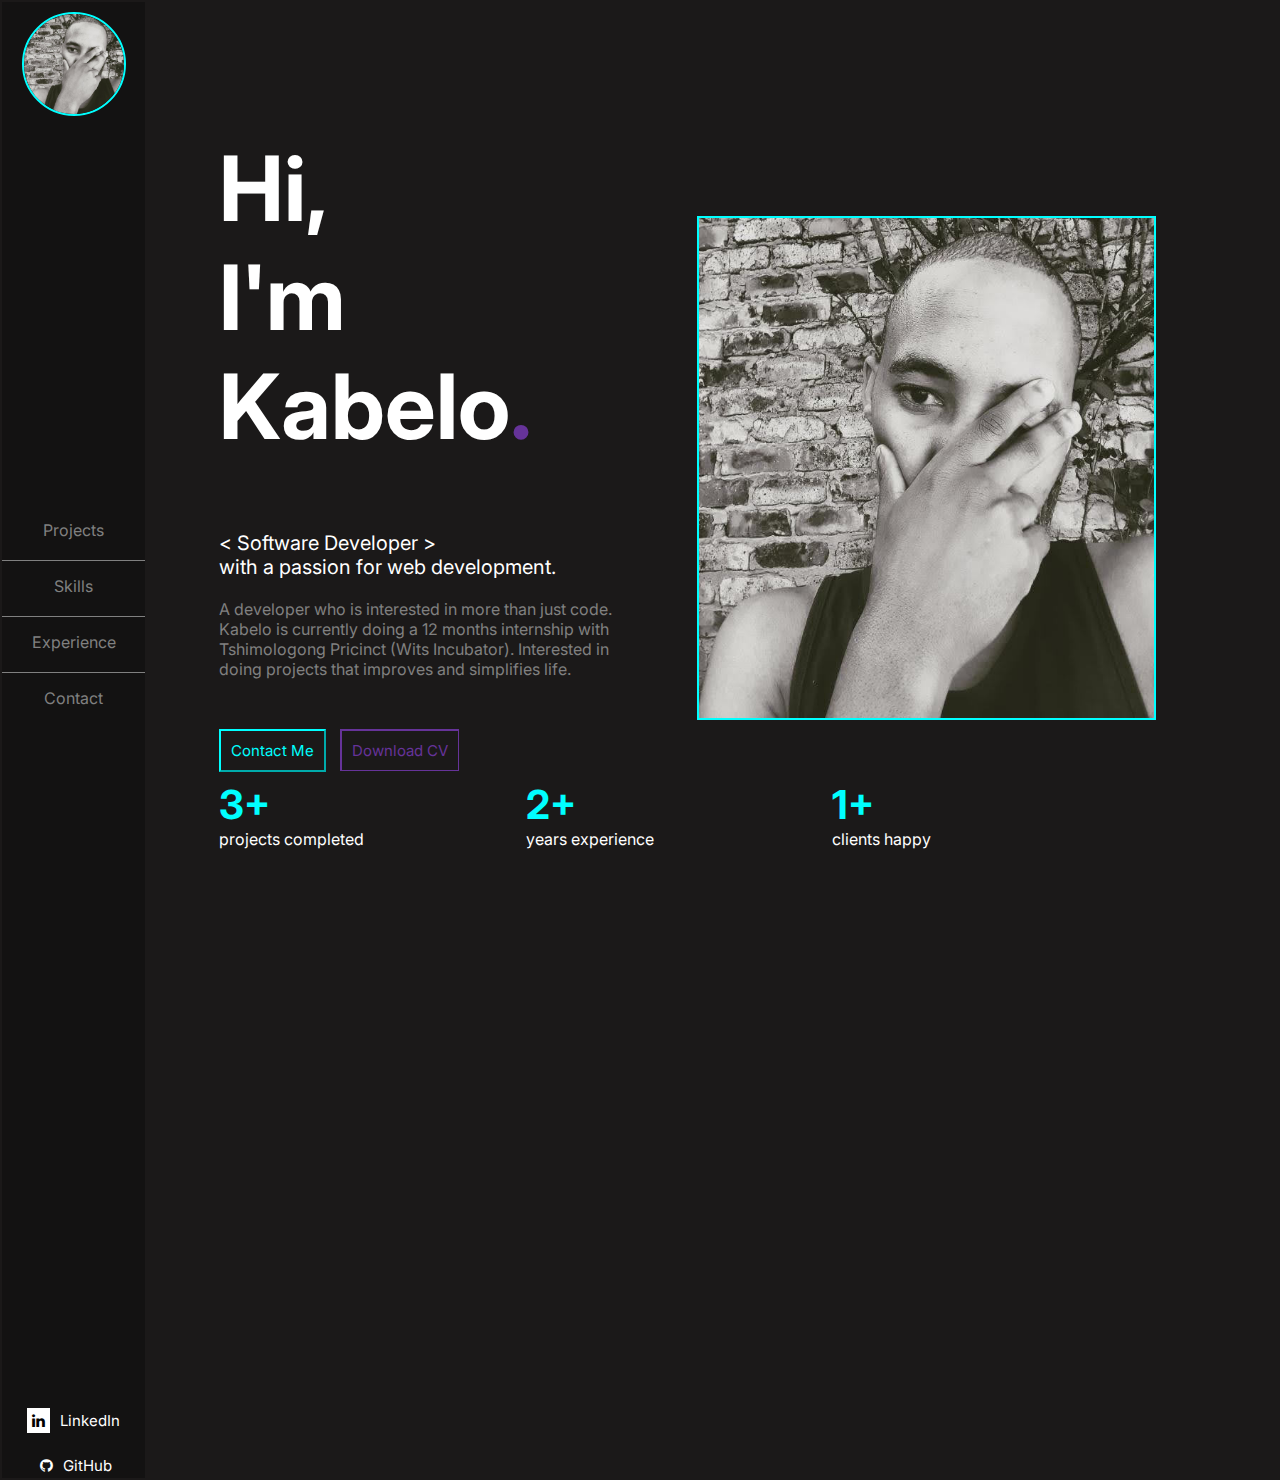
<file: index.html>
<!DOCTYPE html>
<html lang="en">
<head>
    <meta charset="UTF-8">
    <meta name="viewport" content="width=device-width, initial-scale=1.0">
    <title>Portfolio</title>
    <link rel="stylesheet" href="./CSS/styles.css">
    <link rel="stylesheet" href="https://cdnjs.cloudflare.com/ajax/libs/font-awesome/4.7.0/css/font-awesome.min.css">
</head>
<body>

    <div>
        <table width = "100%">
            <tr>
                <td width = "10%" align = "center">
                    <div class = "left-table">
                        <div class = "nav_logo">
                            <img class = "profile" src = "./CSS/pic.jpg" alt = "My photo">
                        </div>
        
                        <div class = "vertical-navbar">
                            <nav>
                                <a href = "./projects.html">Projects</a>
                                <div class = "line"></div>
                                <a href = "./Skills.html">Skills</a>
                                <div class = "line"></div>
                                <a href = "./Experience.html">Experience</a>
                                <div class = "line"></div>
                                <a href = "./contact.html">Contact</a>
                            </nav>
                        </div>
        
                        <div class = "vertical-social-icons">
                            <p> <a href = "https://www.linkedin.com/in/kabelo-kgoadi-3596b3175" class = "fa fa-linkedin"></a>LinkedIn</p>
                            <br>
                            <p> <a href = "https://github.com/KabeloKgoadi?tab=repositories" class = "fa fa-github"></a>GitHub</p>
                        </div>
                    </div>
                     
                </td>

                <td width = "70%">
                    <div class = "table-contents">
                        <table width = "100%">
                            <tr>
                                <td width = "50%">
                                    <h1>Hi, <br>
                                        I'm Kabelo<a>.</a>
                                    </h1>
                                    <div class = "table-contents-2">
                                        <div class = "table-contents-3">
                                            <p> < Software Developer > <br>
                                                with a passion for web development. </p>
                                        </div>
                                        <br>
                                        <p>A developer who is interested in more than just code.
                                        Kabelo is currently doing a 12 months internship with Tshimologong Pricinct
                                        (Wits Incubator). Interested in doing projects that improves and simplifies life.</p>
                                    </div>

                                    <div class = "buttons">
                                        <a href = "./contact.html"><input type = "button" id = "btnContactMe" value = "Contact Me"></input></a>
                                        <a><input type = "button" id = "btnDownloadCV" value = "Download CV"></input></a>
                                    </div>

                                </td>

                                <td>
                                    <img class = "picture" src = "./CSS/pic.jpg" alt = "My photo">
                                </td>
                            </tr>

                            <tr>
                                <div class = "bottom-table">
                                    <table>
                                        <tr>
                                            <td width = "43%">
                                                <span>
                                                    <h2>3+</h2>
                                                    <p>projects completed</p>
                                                </span> 
                                            </td>
            
                                            <td width = "43%">
                                                <span>
                                                    <h2>2+</h2>
                                                    <p>years experience</p>
                                                </span>
                                            </td>
                                               
                                            <td width = "43%">
                                                <span>
                                                    <h2>1+</h2>
                                                    <p>clients happy</p>
                                                </span>
                                            </td>
                                        </tr>

                                        
                                    </table>
                                </div>
                                
                            </tr>
                        </table>
                    </div>

                </td>
            </tr>
        </table>
    </div>
    
</body>
</html>
</file>
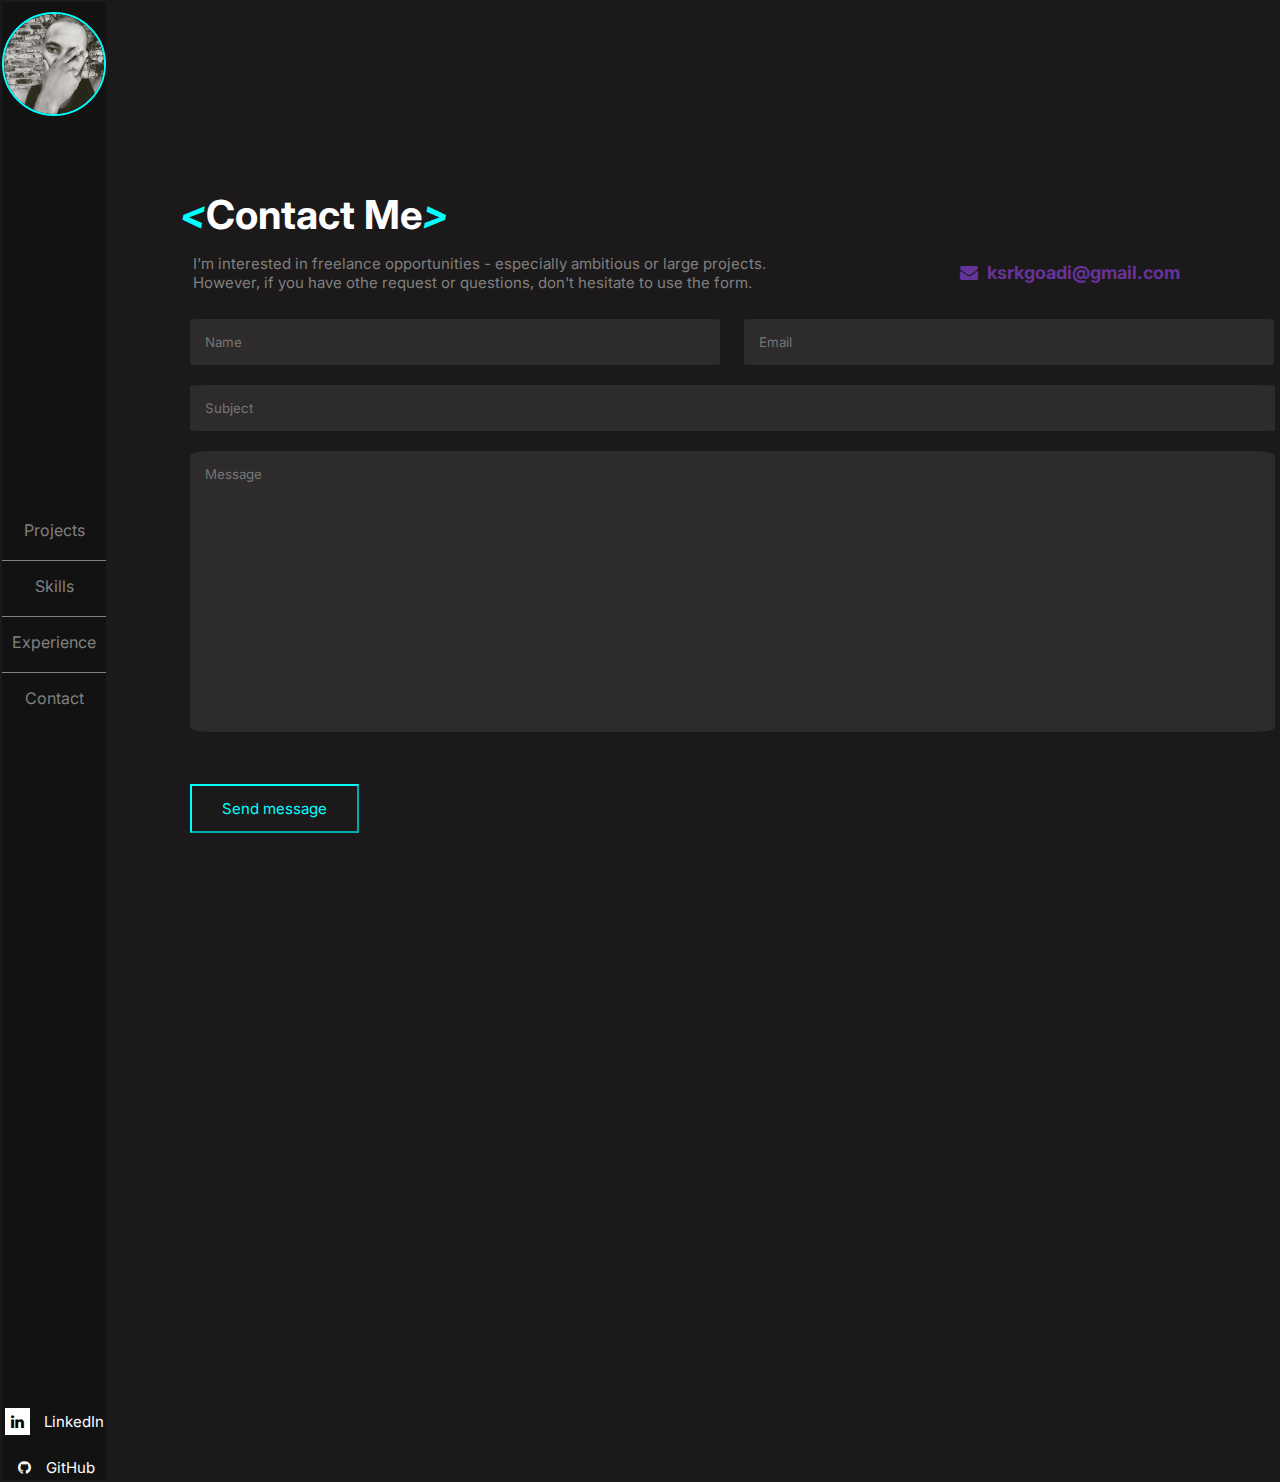
<file: contact.html>
<!DOCTYPE html>
<html lang="en">
<head>
    <meta charset="UTF-8">
    <meta name="viewport" content="width=device-width, initial-scale=1.0">
    <title>Contact Me</title>
    <link rel="stylesheet" href="./CSS/sections/contact.css">
    <link rel="stylesheet" href="https://cdnjs.cloudflare.com/ajax/libs/font-awesome/4.7.0/css/font-awesome.min.css">
    <link rel="stylesheet" href="https://cdnjs.cloudflare.com/ajax/libs/font-awesome/4.7.0/css/font-awesome.min.css">
</head>
<body>

    <div>
        <table width = "100%">
            <tr>
                <td width = "10%" align = "center">
                    <div class = "left-table">
                        <div class = "nav_logo">
                           <!---- <h1>K<a>abelo</a></h1> -->
                            <a href = "./index.html"><img class = "profile" src = "./CSS/pic.jpg" alt = "My photo"> </a>
                        </div>
        
                        <div class = "vertical-navbar">
                            <nav>
                                <a href = "./projects.html">Projects</a>
                                <div class = "line"></div>
                                <a href = "./Skills.html">Skills</a>
                                <div class = "line"></div>
                                <a href = "./Experience.html">Experience</a>
                                <div class = "line"></div>
                                <a href = "./contact.html">Contact</a>
                            </nav>
                        </div>
        
                        <div class = "vertical-social-icons">
                            <p> <a href = "https://www.linkedin.com/in/kabelo-kgoadi-3596b3175" class = "fa fa-linkedin"></a> LinkedIn</p>
                            <br>
                            <p> <a href = "https://github.com/KabeloKgoadi?tab=repositories" class = "fa fa-github"></a>GitHub</p>
                        </div>
                    </div>
                     
                </td>

                <td width = "70%">
                    <div class = "table-contents">
                        <table>
                            <tr>
                                <td>
                                    <h3><i><</i>Contact Me<i>></i></h3>
                                </td>
                            </tr>
                    
                            <tr>
                                <td>
                                    
                                    <p>I'm interested in freelance opportunities - especially ambitious or large projects. <br>
                                        However, if you have othe request or questions, don't hesitate to use the form.</p>
                                </td>

                                <td width = "40%" align = "right">
                                    
                                    <!--<h5><i class = "fas fa-message"></i>ksrkgoadi@gmail.com</h5>-->
                                    <h5> <a href = "#" class = "fa fa-envelope"></a> ksrkgoadi@gmail.com</h5>
                                </td>
                            </tr>

                        </table>

                            
                        <table>
                            <tr>
                                <td>
                                    <input type = "text" id = "name" placeholder = "Name">
                                    <input type = "email" id = "email" placeholder = "Email"><br>
                                    <input type = "text" id = "subject" placeholder = "Subject"><br>
                                    <input type = "text" id = "message" placeholder = "Message">
                                </td>
                            </tr>

                            <tr>
                                <td>
                                    <input type = "submit" id = "btnSendMessage" value = "Send message">
                                </td>
                            </tr>
                        </table>
                        
                    </div>

                </td>
            </tr>
        </table>
    </div>
    
</body>
</html>
</file>
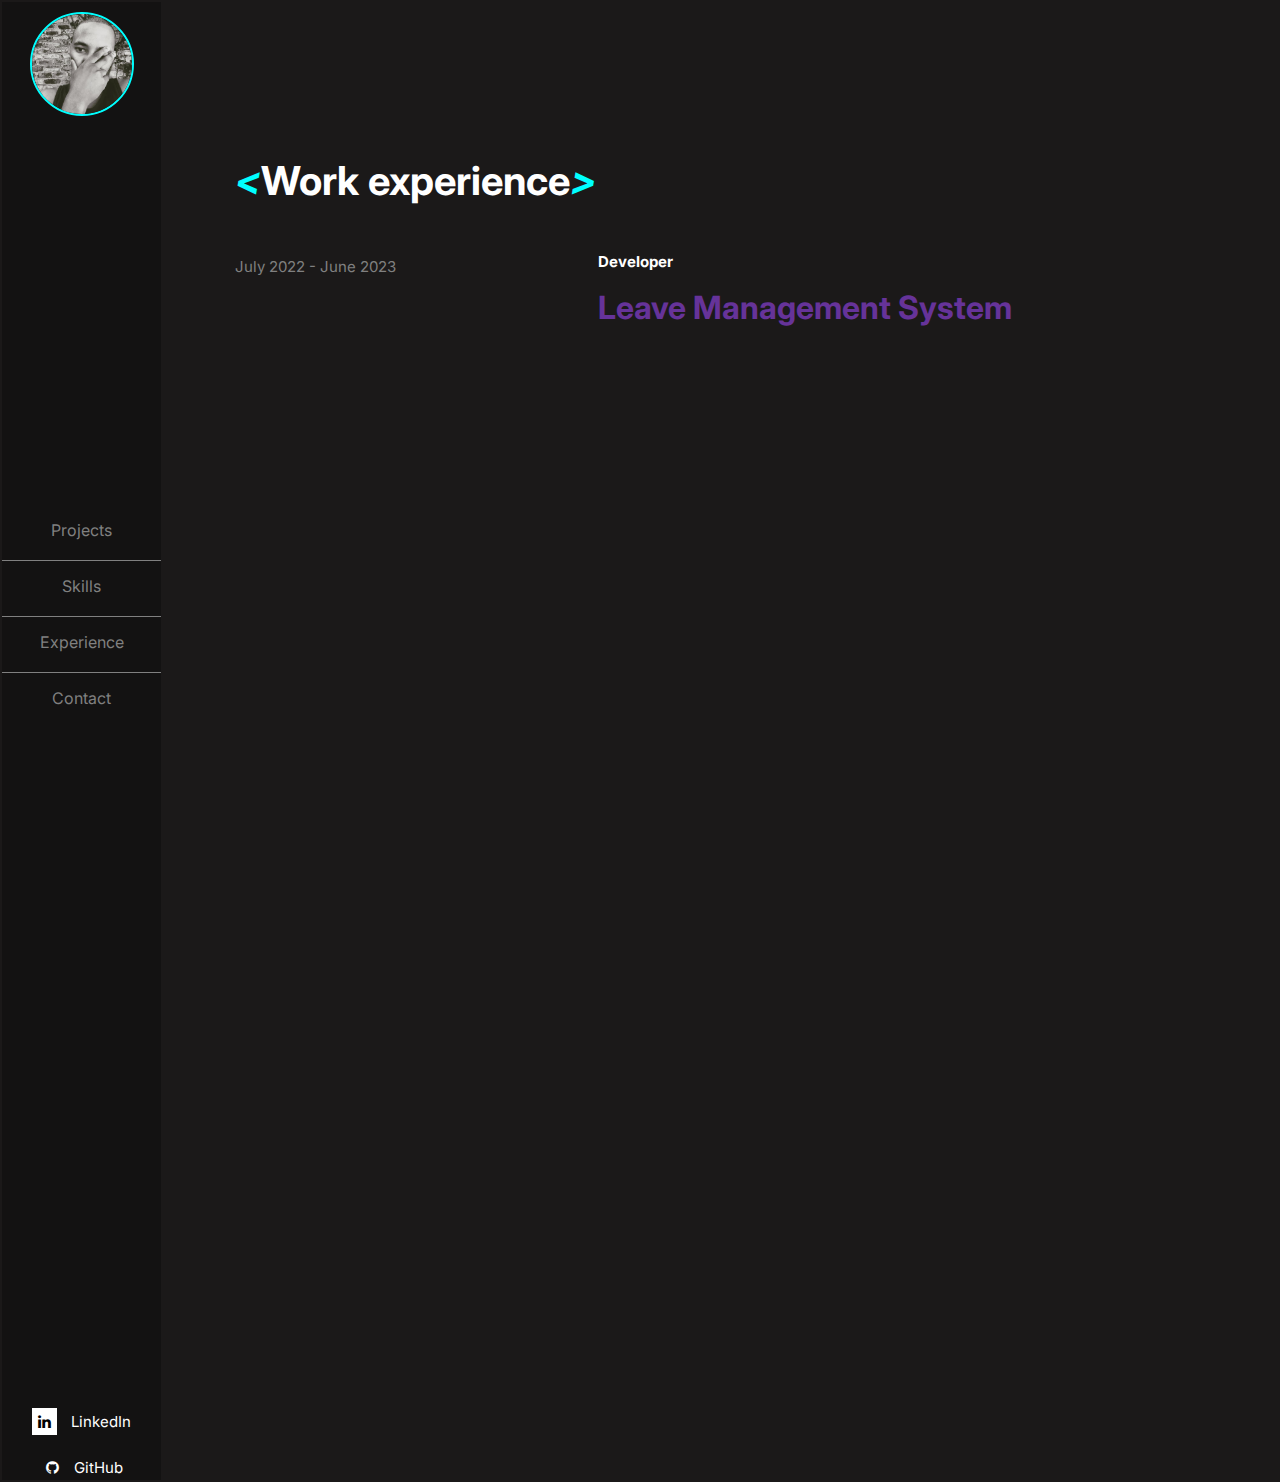
<file: Experience.html>
<!DOCTYPE html>
<html lang="en">
<head>
    <meta charset="UTF-8">
    <meta name="viewport" content="width=device-width, initial-scale=1.0">
    <title>Experience</title>
    <link rel="stylesheet" href="./CSS/sections/experience.css">
    <link rel="stylesheet" href="https://cdnjs.cloudflare.com/ajax/libs/font-awesome/4.7.0/css/font-awesome.min.css">
</head>
<body>

    <div>
        <table width = "100%">
            <tr>
                <td width = "10%" align = "center">
                    <div class = "left-table">
                        <div class = "nav_logo">
                           <!---- <h1>K<a>abelo</a></h1> -->
                           <a href = "./index.html"><img class = "profile" src = "./CSS/pic.jpg" alt = "My photo"> </a>
                        </div>
        
                        <div class = "vertical-navbar">
                            <nav>
                                <a href = "./projects.html">Projects</a>
                                <div class = "line"></div>
                                <a href = "./Skills.html">Skills</a>
                                <div class = "line"></div>
                                <a href = "./Experience.html">Experience</a>
                                <div class = "line"></div>
                                <a href = "./contact.html">Contact</a>
                            </nav>
                        </div>
        
                        <div class = "vertical-social-icons">
                            <p> <a href = "https://www.linkedin.com/in/kabelo-kgoadi-3596b3175" class = "fa fa-linkedin"></a> LinkedIn</p>
                            <br>
                            <p> <a href = "https://github.com/KabeloKgoadi?tab=repositories" class = "fa fa-github"></a>GitHub</p>
                        </div>
                    </div>
                     
                </td>

                <td width = "70%">
                    <div class = "table-contents">
                        <table>
                            <tr>
                                <td>
                                    <h3><i><</i>Work experience<i>></i></h3>
                                </td>
                            </tr>

                            <tr>
                                <td>
                                    <p>July 2022 - June 2023</p>
                                </td>

                                <td>
                                    <h4>Developer</h4>
                                </td>

                            </tr>

                            <tr>
                                <td>

                                </td>

                                <td>
                                    <h1>Leave Management System</h1>
                                </td>
                            </tr>
                        </table>
                        
                    </div>
                   

                </td>
            </tr>
        </table>
    </div>
    
</body>
</html>
</file>
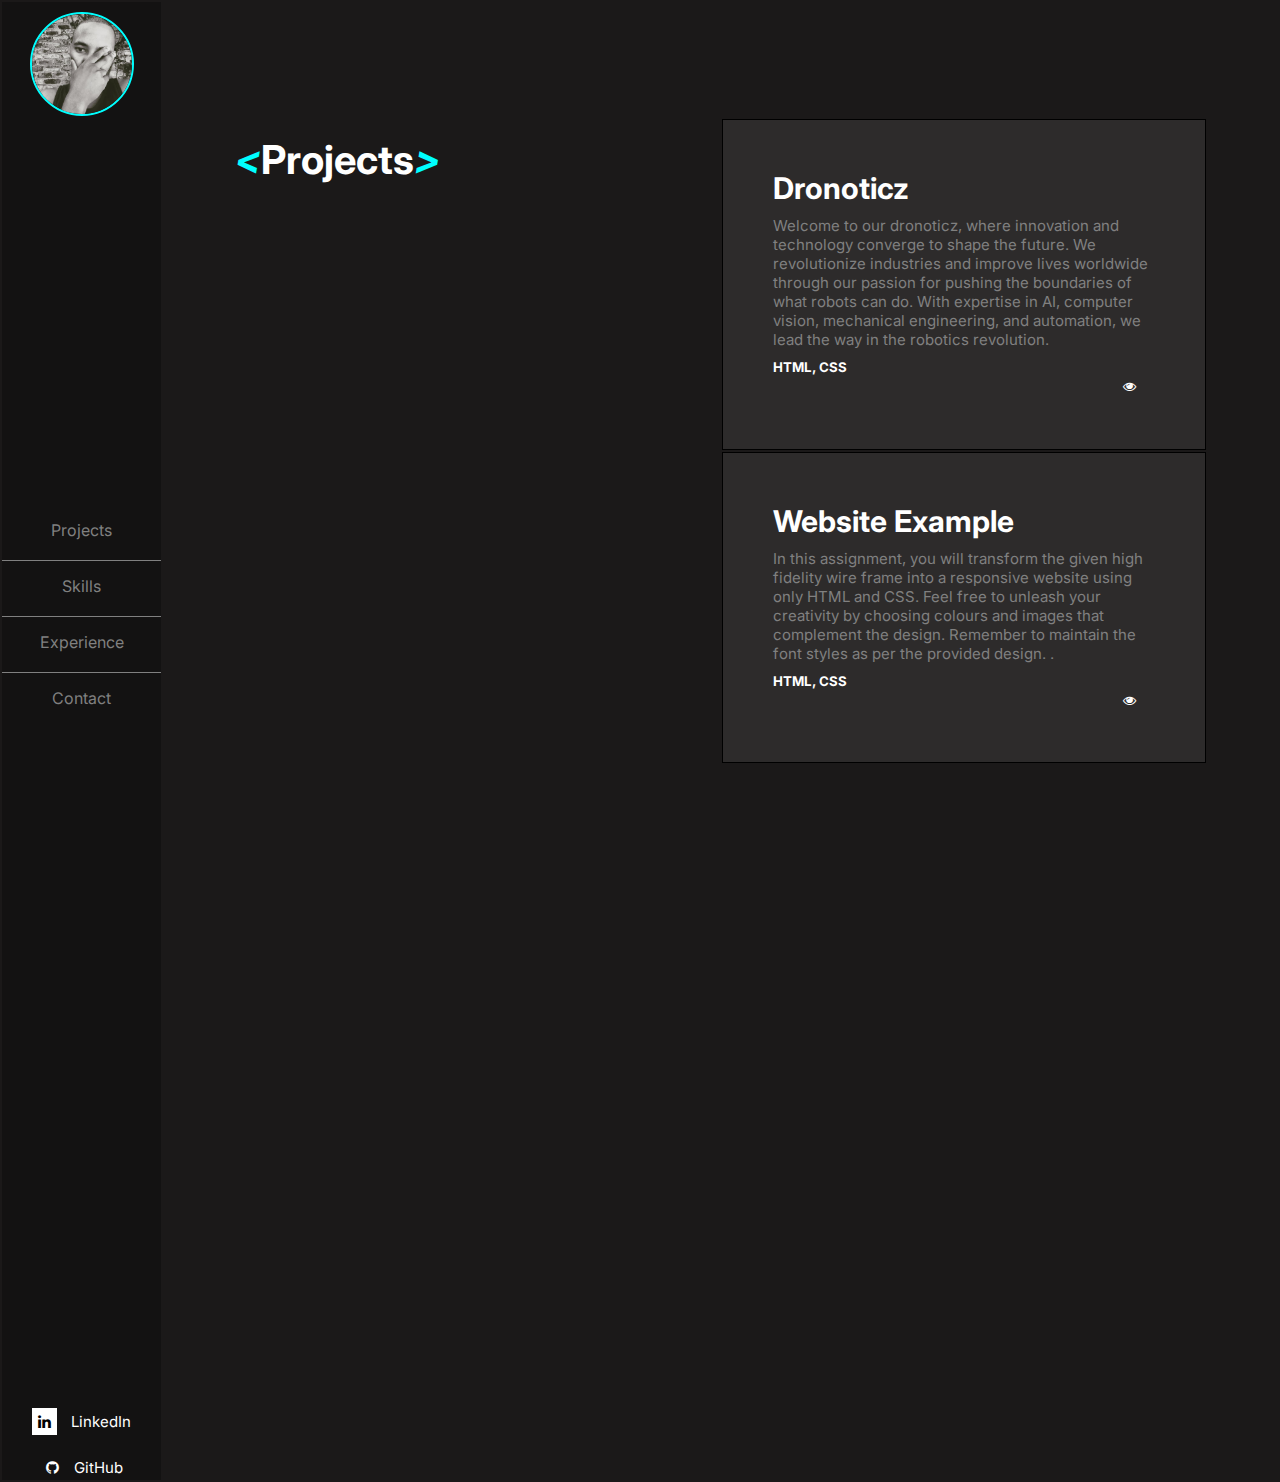
<file: projects.html>
<!DOCTYPE html>
<html lang="en">
<head>
    <meta charset="UTF-8">
    <meta name="viewport" content="width=device-width, initial-scale=1.0">
    <title>Projects</title>
    <link rel="stylesheet" href="./CSS/sections/projects.css">
    <link rel="stylesheet" href="https://cdnjs.cloudflare.com/ajax/libs/font-awesome/4.7.0/css/font-awesome.min.css">
</head>
<body>

    <div>
        <table width = "100%">
            <tr>
                <td width = "10%" align = "center">
                    <div class = "left-table">
                        <div class = "nav_logo">
                           <!---- <h1>K<a>abelo</a></h1> -->
                           <a href = "./index.html"><img class = "profile" src = "./CSS/pic.jpg" alt = "My photo"> </a>
                        </div>
        
                        <div class = "vertical-navbar">
                            <nav>
                                <a href = "./projects.html">Projects</a>
                                <div class = "line"></div>
                                <a href = "./Skills.html">Skills</a>
                                <div class = "line"></div>
                                <a href = "./Experience.html">Experience</a>
                                <div class = "line"></div>
                                <a href = "./contact.html">Contact</a>
                            </nav>
                        </div>
        
                        <div class = "vertical-social-icons">
                            <p> <a href = "https://www.linkedin.com/in/kabelo-kgoadi-3596b3175" class = "fa fa-linkedin"></a> LinkedIn</p>
                            <br>
                            <p> <a href = "https://github.com/KabeloKgoadi?tab=repositories" class = "fa fa-github"></a>GitHub</p>
                        </div>
                    </div>
                     
                </td>

                <td width = "70%">
                    <div class = "table-contents">
                        <table width = "100%">
                            <tr>
                                <td>
                                    <h2><i><</i>Projects<i>></i></h2>
                                </td>

                                <td width = "50%">
                                    <div class = "table-card">
                                        <h3>Dronoticz</h3>
                                        <p>Welcome to our dronoticz, where innovation and technology converge to shape the future. 
                                            We revolutionize industries and improve lives worldwide through our passion for pushing the 
                                            boundaries of what robots can do. With expertise in AI, computer vision, mechanical 
                                            engineering, and automation, we lead the way in the robotics revolution.</p>
                                        <h5>HTML, CSS <a href = "https://kabelokgoadi.github.io/Dronoticz/" class="fa fa-eye"></a></h5>
                                    </div>
                                </td>
                            </tr>

                            <tr>
                                <td>

                                </td>
                                
                                <td>
                                    <div class = "table-card">
                                        <h3>Website Example</h3>
                                        <p>In this assignment, you will transform the given high fidelity wire frame into a responsive website using only  HTML
                                             and CSS. Feel free to unleash your creativity by choosing colours and images that complement the design. Remember 
                                             to maintain the  font styles as per the provided design. .</p>
                                        <h5>HTML, CSS <a href = "https://kabelokgoadi.github.io/AssignmentHTML/" class="fa fa-eye"></a></h5>
                                    </div>

                                </td>

                            </tr>

                        </table>

                    </div>

                </td>
            </tr>
        </table>
    </div>
    
</body>
</html>
</file>
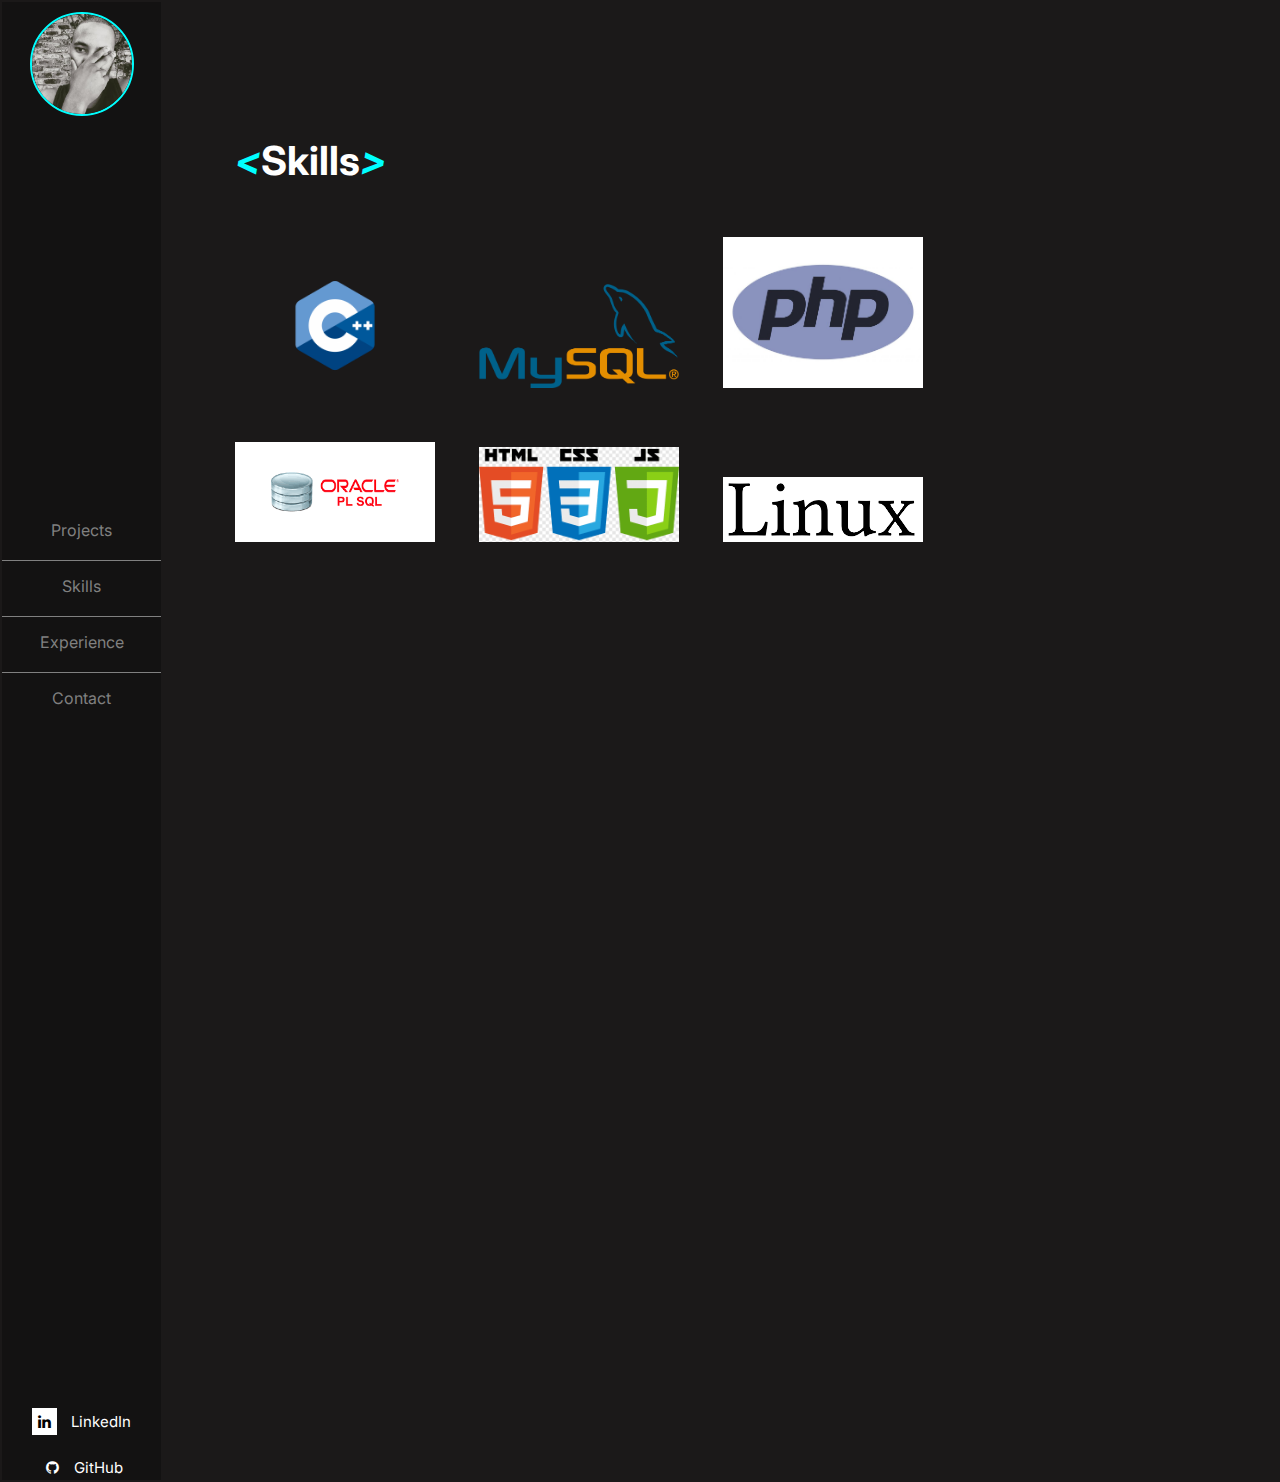
<file: Skills.html>
<!DOCTYPE html>
<html lang="en">
<head>
    <meta charset="UTF-8">
    <meta name="viewport" content="width=device-width, initial-scale=1.0">
    <title>Skills</title>
    <link rel="stylesheet" href="./CSS/sections/skills.css">
    <link rel="stylesheet" href="https://cdnjs.cloudflare.com/ajax/libs/font-awesome/4.7.0/css/font-awesome.min.css">
</head>
<body>

    <div>
        <table width = "100%">
            <tr>
                <td width = "10%" align = "center">
                    <div class = "left-table">
                        <div class = "nav_logo">
                           <!---- <h1>K<a>abelo</a></h1> -->
                           <a href = "./index.html"><img class = "profile" src = "./CSS/pic.jpg" alt = "My photo"> </a>
                        </div>
        
                        <div class = "vertical-navbar">
                            <nav>
                                <a href = "./projects.html">Projects</a>
                                <div class = "line"></div>
                                <a href = "./Skills.html">Skills</a>
                                <div class = "line"></div>
                                <a href = "./Experience.html">Experience</a>
                                <div class = "line"></div>
                                <a href = "./contact.html">Contact</a>
                            </nav>
                        </div>
        
                        <div class = "vertical-social-icons">
                            <p> <a href = "https://www.linkedin.com/in/kabelo-kgoadi-3596b3175" class = "fa fa-linkedin"></a> LinkedIn</p>
                            <br>
                            <p> <a href = "https://github.com/KabeloKgoadi?tab=repositories" class = "fa fa-github"></a>GitHub</p>
                        </div>
                    </div>
                     
                </td>

                <td width = "70%">
                    <div class = "table-contents">
                        <table>
                            <tr>
                                <td>
                                    <h3><i><</i>Skills<i>></i></h3>
                                </td>
                            </tr>

                            <tr>
                                <td>
                                    <img src = "./Images/c++.png" alt = "C++ photo">
                                    <img src = "./Images/mysql.png" alt = "MySQL photo">
                                    <img src = "./Images/php.jpg" alt = "php photo">
                                    <img src = "./Images/plsql.png" alt = "PL/SQL photo">
                                    <img src = "./Images/html css js.png" alt = "HTML CSS JS photo">
                                    <img src = "./Images/linux.png" alt = "Linux photo">
                                </td>
                            </tr>
                        </table>
                        
                    </div>

                </td>
            </tr>
        </table>
    </div>
    
</body>
</html>
</file>
<file: CSS/styles.css>
@import url('https://fonts.googleapis.com/css2?family=Inter:wght@300&display=swap');

/*@import url("./experience.css");
@import url("./sections/contact.css");
@import url("./sections/projects.css");
@import url("./sections/skills.css"); */

*{
    font-family: 'Inter', sans-serif;
    margin: 0;
    padding: 0;
}

nav a{
    text-decoration: none;
    color: gray;
    
}

nav a:hover{
    color: black;
}

.line{
    border-bottom: 1px solid gray;
    padding: 10px;
    margin-bottom: 15px;
}

.vertical-navbar{
    margin-bottom: 700px;
}

.vertical-social-icons{
    margin-top: 250px;
}

.vertical-social-icons p{
    font-size: 15px;
    color: white;
}

.fa {
    text-decoration: none;
    color: white;
    padding: 5px;
    font-size: 2px;
}

.fa:hover{
    opacity: 0.5;
}

.fa-github{
    color: #FFFFFF;
    padding-right: 5px;
    margin-right: 5px;
}

.fa-linkedin{
    color: black;
    background-color: white;
    margin-right: 10px;
}

.table-contents{
    margin-bottom: 500px;
    padding: 70px;
    background-color: rgb(27, 25, 25);
}

.table-contents h1{
    font-size: 90px;
    color: white;
}

.table-contents h3{
    font-size: 40px;
    color: white;
}

.table-contents i{
    color: aqua;
}

.table-contents-2{
    margin-top: 70px;
}

.table-contents-2 p{
    color: gray;
}

.table-contents-3 p {
    font-size: 20px;
    color: white;
}

.buttons{
    margin-top: 50px;
}

#btnContactMe{
    padding: 10px;
    font-size: 15px;
    background-color: transparent;
    margin-right: 10px;
    color: aqua;
    border-color: aqua;
}

#btnDownloadCV{
    padding: 10px;
    font-size: 15px;
    background-color: transparent;
    color: #663399;
    border-color: #663399;
    border-bottom: 1px solid #663399;
    border-right: 1px solid #663399;
}

.picture{
    width: 455px;
    height: 500px;
    margin: 50px;
    margin-top: 85px;
}

.left-table{
    background-color: rgb(19, 18, 18);
}

img{
    border: 2px solid aqua;
}

h2{
    color: aqua;
    font-size: 40px;
}

span p{
    color: white;
}

body{
    background-color: rgb(27, 25, 25);
}

.table-contents a{
    color: #663399;
}

.profile{
    width: 100px;
    border-radius: 50%;
    margin-bottom: 400px;
    margin-top: 10px;
}

.table-card{
    border: 1px solid black;
    background-color: rgba(128, 128, 128, 0.178);
    padding: 50px;
}

@media screen and (max-width: 540px){
    .left-table, .table-contents tr, .table-contents td {
        display: flex;
        flex-wrap: wrap;
      }

    .table-contents {
        margin-bottom: 250px;
    }

    .table-contents h1{
        font-size: 45px;
    }

    .picture{
        width: 500px;
        height: 250px;
        margin: 1px;
        margin-top: 30px;
    }

    .line{
        border-bottom: 1px solid gray;
        padding: 10px;
        margin-bottom: 15px;
        width: 90px;
    }

}
</file>
<file: CSS/sections/contact.css>
@import url('https://fonts.googleapis.com/css2?family=Inter:wght@300&display=swap');

*{
    font-family: 'Inter', sans-serif;
    margin: 0;
    padding: 0;
}

nav a{
    text-decoration: none;
    color: gray;
    
}

nav a:hover{
    color: black;
}

.line{
    border-bottom: 1px solid gray;
    padding: 10px;
    margin-bottom: 15px;
}

.vertical-navbar{
    margin-bottom: 700px;
}

.vertical-social-icons{
    margin-top: 250px;
}

.vertical-social-icons p{
    font-size: 15px;
    color: white;
}

.fa {
    text-decoration: none;
    color: white;
    padding: 5px;
    font-size: 15px;
}

.fa-github{
    color: #FFFFFF;
    font-size: 15px;
    padding-right: 5px;
    margin-right: 10px;
}

.fa:hover{
    opacity: 0.5;
}

.fa-linkedin{
    color: black;
    border: 1px solid #FFFFFF;
    background-color: white;
    margin-right: 10px;
}

.table-contents{
    margin-bottom: 450px;
    padding: 70px;
    background-color: rgb(27, 25, 25);
}

.table-contents h3{
    font-size: 40px;
    color: white;
}

.table-contents i{
    color: aqua;
}

.table-contents h1{
    color: purple;
}

.table-contents p{
    color: gray;
    font-size: 15px;
    margin: 13px;
}

.table-contents h4{
    color: white;
    font-size: 15px;
}

.picture{
    width: 455px;
    height: 500px;
    margin: 50px;
    margin-top: 85px;
}

img{
    border: 2px solid aqua;
}

.left-table{
    background-color: rgb(19, 18, 18);
}

h2{
    color: aqua;
    font-size: 40px;
}

span p{
    color: white;
}

body{
    background-color: rgb(27, 25, 25);
}

.table-contents h5{
    color: #663399;
    font-size: 18px;
}

#name{
    width: 500px;
    color: gray;
    border: none;
    padding: 15px;
    margin: 10px;
    background-color: rgba(128, 128, 128, 0.178);
    border-radius: 1.8%;
}

#email{
    width: 500px;
    color: gray;
    border: none;
    padding: 15px;
    margin: 10px;
    background-color: rgba(128, 128, 128, 0.178);
    border-radius: 1.8%;
}

#subject{
    width: 1055px;
    color: gray;
    border: none;
    padding: 15px;
    margin: 10px;
    background-color: rgba(128, 128, 128, 0.178);
    border-radius: 1.8%;
}

#message{
    width: 1055px;
    color: gray;
    border: none;
    padding: 15px;
    margin: 10px;
    padding-bottom: 250px;
    background-color: rgba(128, 128, 128, 0.178);
    border-radius: 1.8%;
}

.table-contents a{
    color: #663399;
}

.profile{
    width: 100px;
    border-radius: 50%;
    margin-bottom: 400px;
    margin-top: 10px;
}

#btnSendMessage{
    padding: 13px;
    padding-left: 30px;
    padding-right: 30px;
    font-size: 15px;
    background-color: transparent;
    margin: 10px;
    margin-top: 40px;
    color: aqua;
    border-color: aqua;
}
</file>
<file: CSS/sections/experience.css>
@import url('https://fonts.googleapis.com/css2?family=Inter:wght@300&display=swap');

*{
    font-family: 'Inter', sans-serif;
    margin: 0;
    padding: 0;
}

nav a{
    text-decoration: none;
    color: gray;
    
}

nav a:hover{
    color: black;
}

.line{
    border-bottom: 1px solid gray;
    padding: 10px;
    margin-bottom: 15px;
}

.vertical-navbar{
    margin-bottom: 700px;
}

.vertical-social-icons{
    margin-top: 250px;
}

.vertical-social-icons p{
    font-size: 15px;
    color: white;
}

.fa {
    text-decoration: none;
    color: white;
    padding: 5px;
    font-size: 15px;
}

.fa:hover{
    opacity: 0.5;
}

.fa-github{
    color: #FFFFFF;
    font-size: 15px;
    padding-right: 5px;
    margin-right: 10px;
}

.fa-linkedin{
    color: black;
    border: 1px solid #FFFFFF;
    background-color: white;
    margin-right: 10px;
}

.table-contents{
    margin-bottom: 1000px;
    padding: 70px;
    background-color: rgb(27, 25, 25);
}

.table-contents h3{
    font-size: 40px;
    color: white;
}

.table-contents i{
    color: aqua;
}

.table-contents h1{
    padding-top: 10px;
    color: #663399;
}

.table-contents p{
    color: gray;
    font-size: 15px;
    padding-top: 50px;
}

.table-contents h4{
    color: white;
    font-size: 15px;
    padding-top: 40px;
}

.picture{
    width: 455px;
    height: 500px;
    margin: 50px;
    margin-top: 85px;
}

img{
    border: 2px solid aqua;
}

.left-table{
    background-color: rgb(19, 18, 18);
}

h2{
    color: aqua;
    font-size: 40px;
}

span p{
    color: white;
}

body{
    background-color: rgb(27, 25, 25);
}

.table-contents a{
    color: #663399;
}

.profile{
    width: 100px;
    border-radius: 50%;
    margin-bottom: 400px;
    margin-top: 10px;
}
</file>
<file: CSS/sections/projects.css>
@import url('https://fonts.googleapis.com/css2?family=Inter:wght@300&display=swap');

*{
    font-family: 'Inter', sans-serif;
    margin: 0;
    padding: 0;
}

nav a{
    text-decoration: none;
    color: gray;
    
}

nav a:hover{
    color: black;
}

.line{
    border-bottom: 1px solid gray;
    padding: 10px;
    margin-bottom: 15px;
}

.vertical-navbar{
    margin-bottom: 700px;
}

.vertical-social-icons{
    margin-top: 250px;
}

.vertical-social-icons p{
    font-size: 15px;
    color: white;
}

.fa {
    text-decoration: none;
    color: white;
    padding: 5px;
    font-size: 15px;
}

.fa:hover{
    opacity: 0.5;
}

.fa-github{
    color: #FFFFFF;
    font-size: 15px;
    padding-right: 5px;
    margin-right: 10px;
}

.fa-linkedin{
    color: black;
    border: 1px solid #FFFFFF;
    background-color: white;
    margin-right: 10px;
}

.table-contents{
    margin-bottom: 600px;
    padding: 70px;
    background-color: rgb(27, 25, 25);
}

.table-contents h2{
    font-size: 40px;
    color: white;
    padding-bottom: 250px;
}

.table-contents i{
    color: aqua;
}

.table-contents h1{
    color: purple;
}

.table-contents p{
    color: gray;
    font-size: 15px;
    padding-bottom: 10px;
}

.table-contents h4{
    color: white;
    font-size: 15px;
}

.picture{
    width: 455px;
    height: 500px;
    margin: 50px;
    margin-top: 85px;
}

img{
    border: 2px solid aqua;
}

.inner-table h1{
    font-size: 20px;
}

.left-table{
    background-color: rgb(19, 18, 18);
}

h2{
    color: aqua;
    font-size: 40px;
}

span p{
    color: white;
}

body{
    background-color: rgb(27, 25, 25);
}

.table-contents a{
    color: white;
    padding-left: 350px;
}

.table-contents h5{
    color: white;
}

.profile{
    width: 100px;
    border-radius: 50%;
    margin-bottom: 400px;
    margin-top: 10px;
}

.table-card{
    padding-top: 200px;
}

.table-card{
    border: 1px solid black;
    background-color: rgba(128, 128, 128, 0.178);
    padding: 50px;
}

.table-contents h3{
    font-size: 30px;
    color: white;
    padding-bottom: 10px;
}

.table-statement a{
    padding-right: 1500px;
}
</file>
<file: CSS/sections/skills.css>
@import url('https://fonts.googleapis.com/css2?family=Inter:wght@300&display=swap');

*{
    font-family: 'Inter', sans-serif;
    margin: 0;
    padding: 0;
}

nav a{
    text-decoration: none;
    color: gray;
    
}

nav a:hover{
    color: black;
}

.line{
    border-bottom: 1px solid gray;
    padding: 10px;
    margin-bottom: 15px;
}

.vertical-navbar{
    margin-bottom: 700px;
}

.vertical-social-icons{
    margin-top: 250px;
}

.vertical-social-icons p{
    font-size: 15px;
    color: white;
}

.fa {
    text-decoration: none;
    color: white;
    padding: 5px;
    font-size: 15px;
}

.fa:hover{
    opacity: 0.5;
}

.fa-github{
    color: #FFFFFF;
    font-size: 15px;
    padding-right: 5px;
    margin-right: 10px;
}

.fa-linkedin{
    color: black;
    border: 1px solid #FFFFFF;
    background-color: white;
    margin-right: 10px;
}

.table-contents{
    margin-bottom: 800px;
    padding: 70px;
    background-color: rgb(27, 25, 25);
}

.table-contents h3{
    font-size: 40px;
    color: white;
}

.table-contents i{
    color: aqua;
}

.table-contents h4{
    color: white;
    font-size: 15px;
}

.table-contents img{
    width: 200px;
    border: none;
    margin-top: 50px;
    padding-right: 40px;

}

.picture{
    width: 455px;
    height: 500px;
    margin: 50px;
    margin-top: 85px;
}

img{
    border: 2px solid aqua;
}

.inner-table h1{
    font-size: 20px;
}

.left-table{
    background-color: rgb(19, 18, 18);
}

h2{
    color: aqua;
    font-size: 40px;
}

span p{
    color: white;
}

body{
    background-color: rgb(27, 25, 25);
}

.table-contents a{
    color: purple;
}

.profile{
    width: 100px;
    border-radius: 50%;
    margin-bottom: 400px;
    margin-top: 10px;
}
</file>
